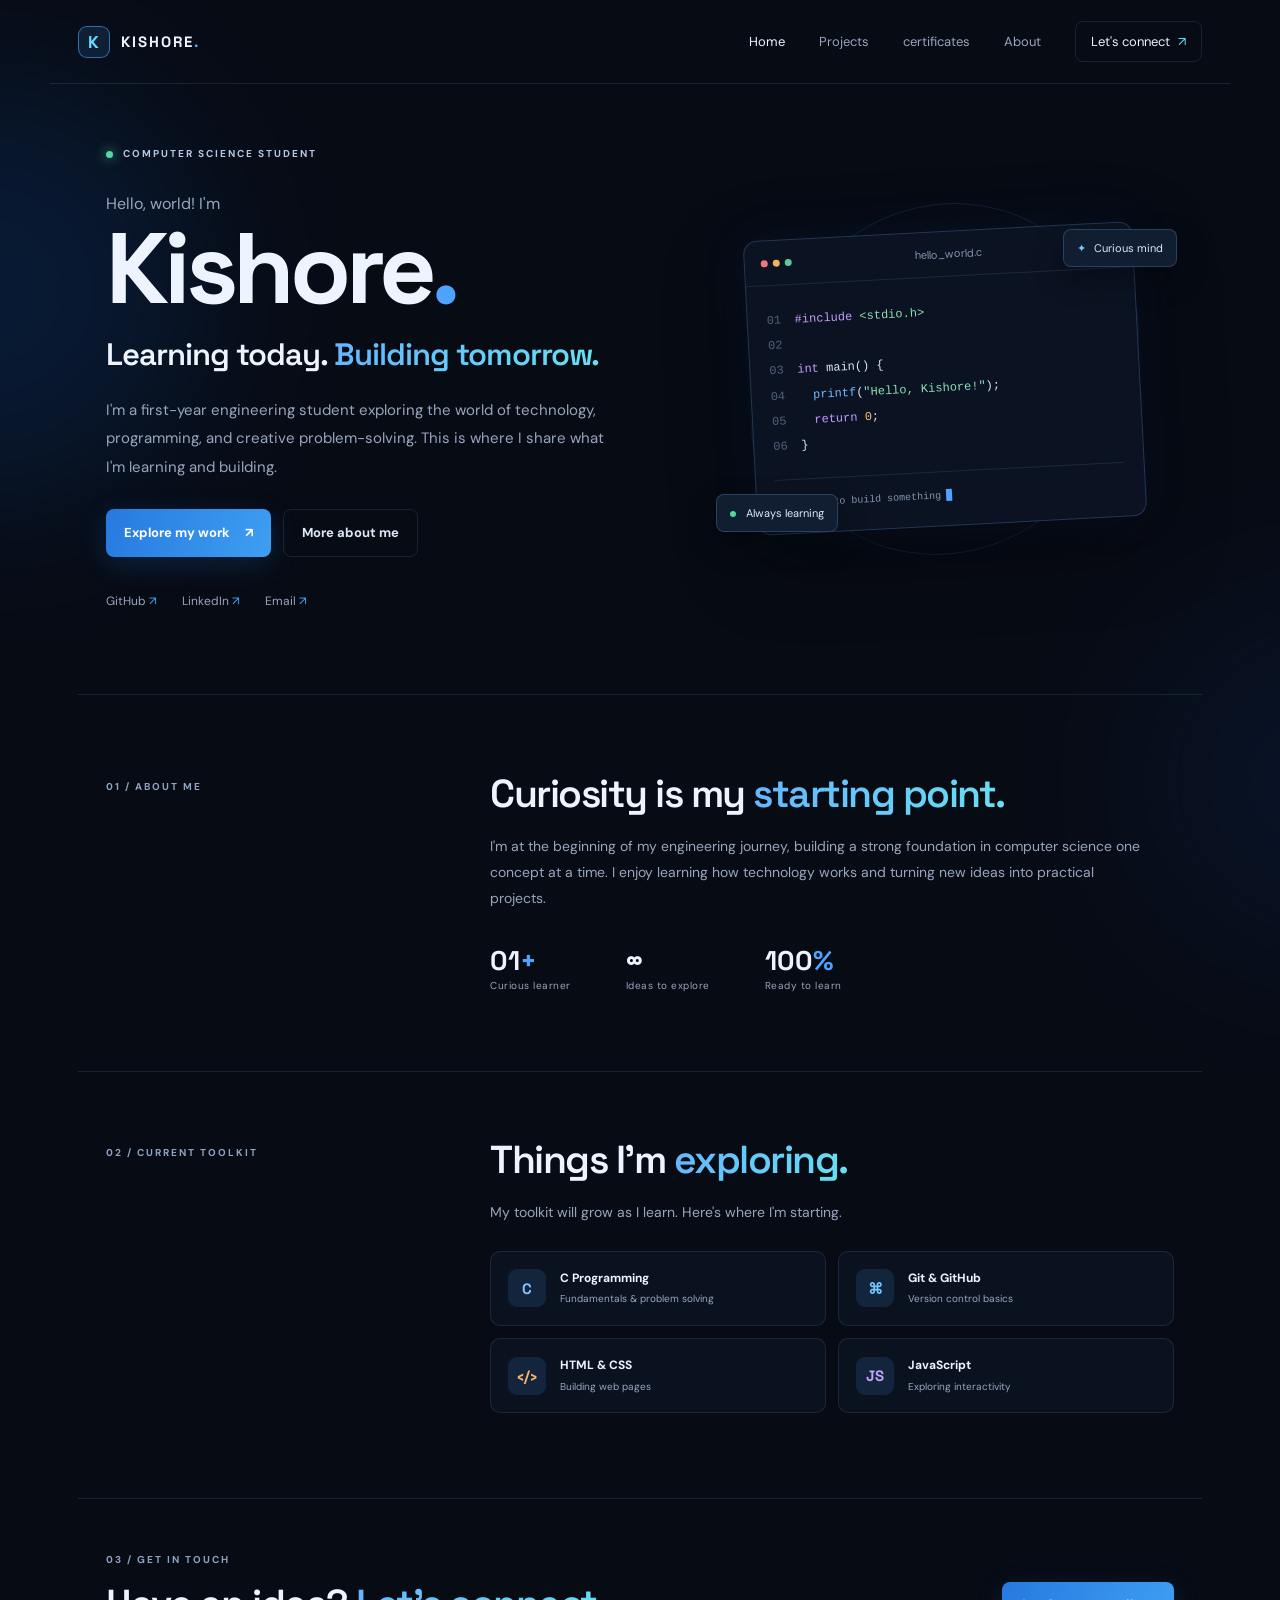
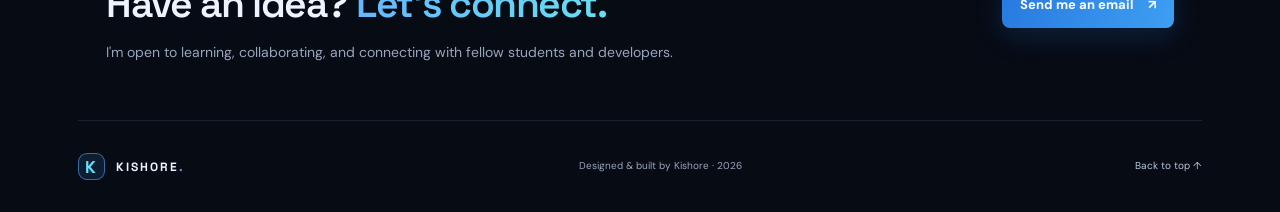
<file: index.html>
<!DOCTYPE html>
<html lang="en">
<head>
  <meta charset="UTF-8">
  <meta name="viewport" content="width=device-width, initial-scale=1.0">
  <meta name="description" content="Kishore's personal portfolio — Computer Science student, aspiring developer, and technology enthusiast.">
  <title>Kishore | Portfolio</title>
  <link rel="preconnect" href="https://fonts.googleapis.com">
  <link rel="preconnect" href="https://fonts.gstatic.com" crossorigin>
  <link href="https://fonts.googleapis.com/css2?family=DM+Sans:wght@400;500;600;700&family=Space+Grotesk:wght@500;600;700&display=swap" rel="stylesheet">
  <link rel="stylesheet" href="css/style.css">
  <script src="js/main.js" defer></script>
</head>
<body>
  <div class="ambient ambient-one"></div><div class="ambient ambient-two"></div>
  <header class="site-header">
    <a class="brand" href="index.html"><span class="brand-mark">K</span><span>KISHORE<span class="brand-dot">.</span></span></a>
    <button class="menu-toggle" aria-label="Toggle navigation" aria-expanded="false"><span></span><span></span><span></span></button>
    <nav class="nav-links" aria-label="Main navigation">
      <a class="active" href="index.html">Home</a>
      <a href="projects.html">Projects</a>
      <a href="project.html#certificates">certificates</a>
      <a href ="index.html#about">About</a>
      <a class="nav-cta" href="#contact">Let's connect <span>↗</span></a>
    </nav>
  </header>

  <main>
    <section class="hero section-wrap">
      <div class="hero-copy">
        <div class="eyebrow"><span class="status-dot"></span> COMPUTER SCIENCE STUDENT</div>
        <p class="hero-kicker">Hello, world! I'm</p>
        <h1>Kishore<span class="accent">.</span></h1>
        <h2>Learning today. <span class="gradient-text">Building tomorrow.</span></h2>
        <p class="hero-description">I'm a first-year engineering student exploring the world of technology, programming, and creative problem-solving. This is where I share what I'm learning and building.</p>
        <div class="hero-actions">
          <a class="button button-primary" href="projects.html">Explore my work <span>↗</span></a>
          <a class="button button-ghost" href="#about">More about me</a>
        </div>
        <div class="social-row">
          <a href="https://github.com/" target="_blank" rel="noreferrer">GitHub <span>↗</span></a>
          <a href="https://www.linkedin.com/" target="_blank" rel="noreferrer">LinkedIn <span>↗</span></a>
          <a href="mailto:kishorekm2508@gmail.com">Email <span>↗</span></a>
        </div>
      </div>
      <div class="hero-visual" aria-label="Decorative developer code illustration">
        <div class="orbit orbit-a"></div><div class="orbit orbit-b"></div>
        <div class="code-card">
          <div class="code-top"><div class="window-dots"><i></i><i></i><i></i></div><span>hello_world.c</span><span class="code-lock">⌘</span></div>
          <div class="code-content">
            <p><span class="line-no">01</span><span class="code-purple">#include</span> <span class="code-green">&lt;stdio.h&gt;</span></p>
            <p><span class="line-no">02</span></p>
            <p><span class="line-no">03</span><span class="code-purple">int</span> main() {</p>
            <p><span class="line-no">04</span>&nbsp;&nbsp;<span class="code-blue">printf</span>(<span class="code-green">"Hello, Kishore!"</span>);</p>
            <p><span class="line-no">05</span>&nbsp;&nbsp;<span class="code-purple">return</span> <span class="code-orange">0</span>;</p>
            <p><span class="line-no">06</span>}</p>
            <div class="terminal-line"><span class="terminal-prompt">➜</span> Ready to build something<span class="cursor"></span></div>
          </div>
        </div>
        <div class="floating-chip chip-top"><span>✦</span> Curious mind</div>
        <div class="floating-chip chip-bottom"><span class="chip-pulse"></span> Always learning</div>
      </div>
    </section>

    <section class="section-wrap intro-strip" id="about">
      <div class="section-label">01 / ABOUT ME</div>
      <div class="intro-content">
        <h2>Curiosity is my <span class="gradient-text">starting point.</span></h2>
        <p>I'm at the beginning of my engineering journey, building a strong foundation in computer science one concept at a time. I enjoy learning how technology works and turning new ideas into practical projects.</p>
        <div class="mini-stats">
          <div><strong>01<span>+</span></strong><small>Curious learner</small></div>
          <div><strong>∞</strong><small>Ideas to explore</small></div>
          <div><strong>100<span>%</span></strong><small>Ready to learn</small></div>
        </div>
      </div>
    </section>

    <section class="section-wrap skills-section">
      <div class="section-label">02 / CURRENT TOOLKIT</div>
      <div class="skills-content">
        <h2>Things I'm <span class="gradient-text">exploring.</span></h2>
        <p class="muted">My toolkit will grow as I learn. Here's where I'm starting.</p>
        <div class="skill-grid">
          <div class="skill-card"><span class="skill-icon">C</span><div><strong>C Programming</strong><small>Fundamentals & problem solving</small></div></div>
          <div class="skill-card"><span class="skill-icon blue-icon">⌘</span><div><strong>Git & GitHub</strong><small>Version control basics</small></div></div>
          <div class="skill-card"><span class="skill-icon orange-icon">‹/›</span><div><strong>HTML & CSS</strong><small>Building web pages</small></div></div>
          <div class="skill-card"><span class="skill-icon purple-icon">JS</span><div><strong>JavaScript</strong><small>Exploring interactivity</small></div></div>
        </div>
      </div>
    </section>

    <section class="section-wrap contact-panel" id="contact">
      <div><div class="section-label">03 / GET IN TOUCH</div><h2>Have an idea? <span class="gradient-text">Let's connect.</span></h2><p class="muted">I'm open to learning, collaborating, and connecting with fellow students and developers.</p></div>
      <a class="button button-primary" href="mailto:your-email@example.com">Send me an email <span>↗</span></a>
    </section>
  </main>

  <footer class="site-footer"><a class="brand" href="index.html"><span class="brand-mark">K</span><span>KISHORE<span class="brand-dot">.</span></span></a><p>Designed & built by Kishore · <span id="year"></span></p><a href="#top" class="back-top">Back to top ↑</a></footer>
</body>
</html>
</file>
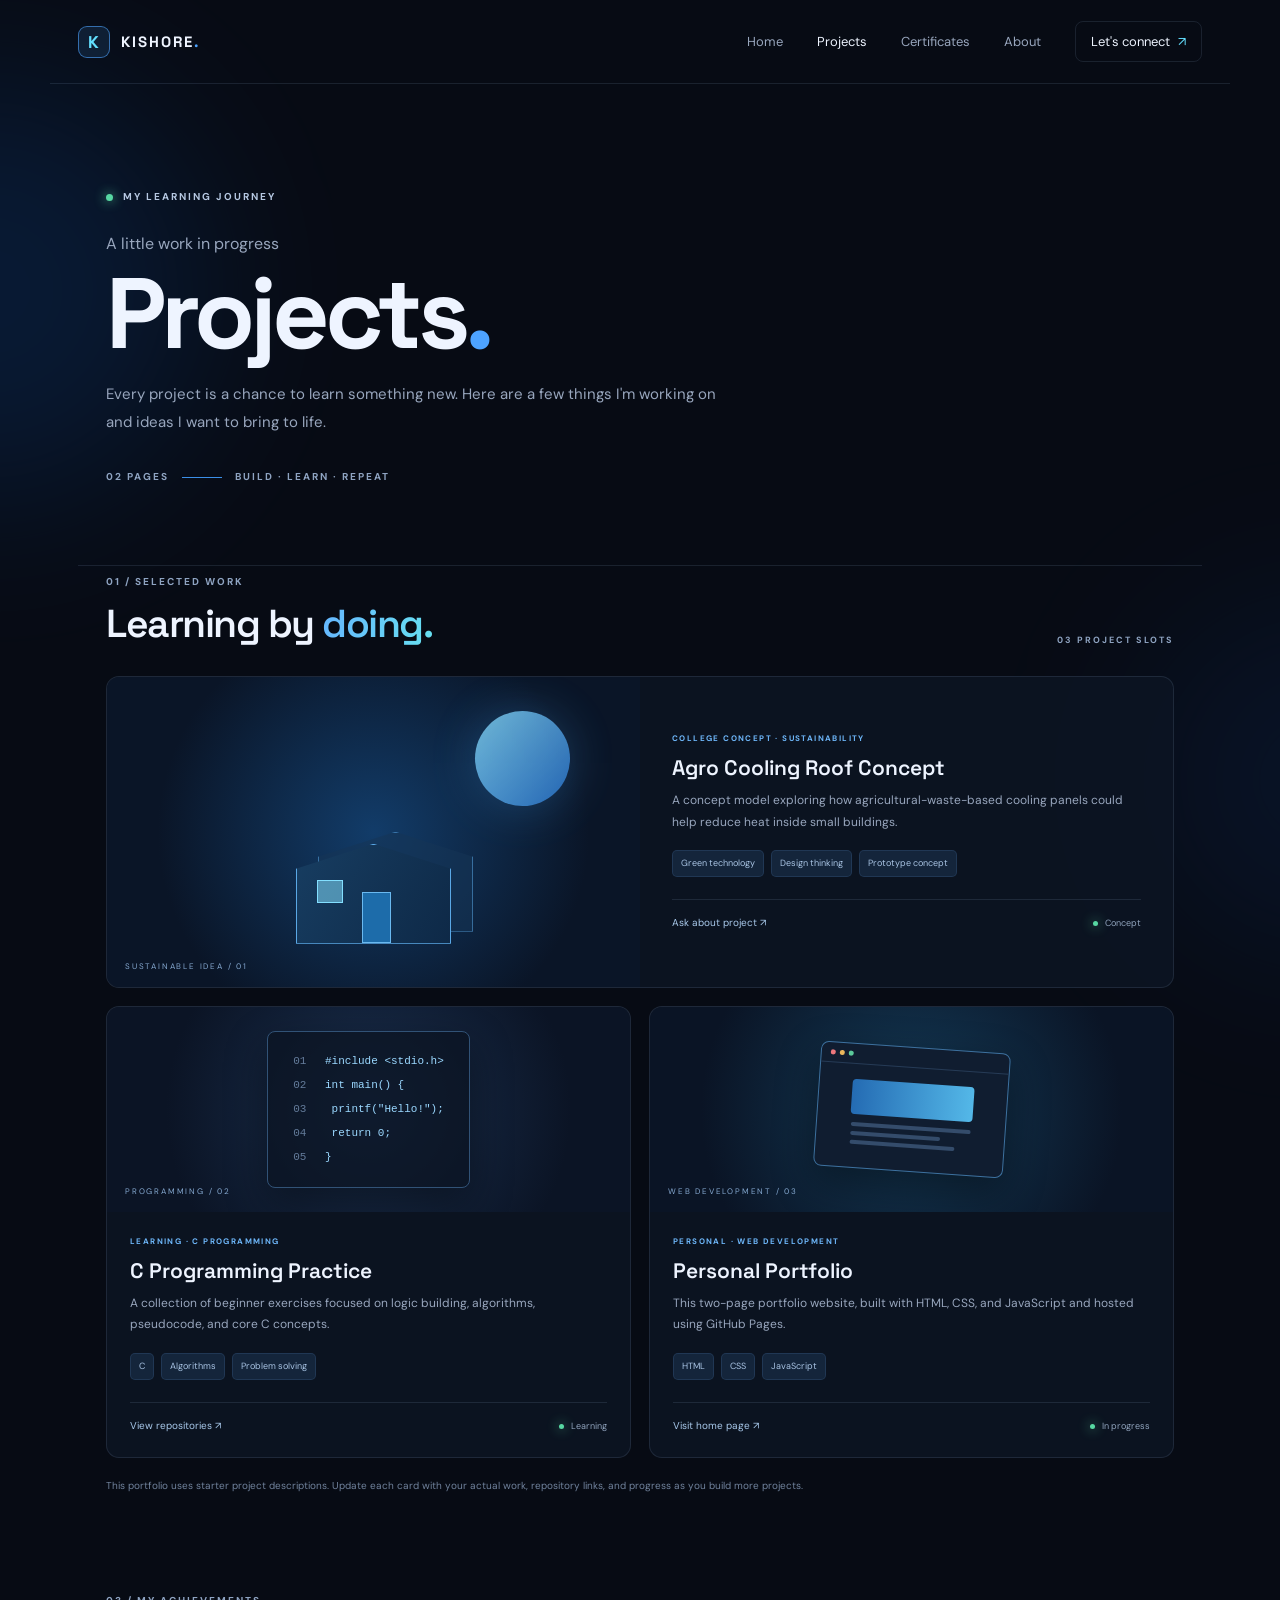
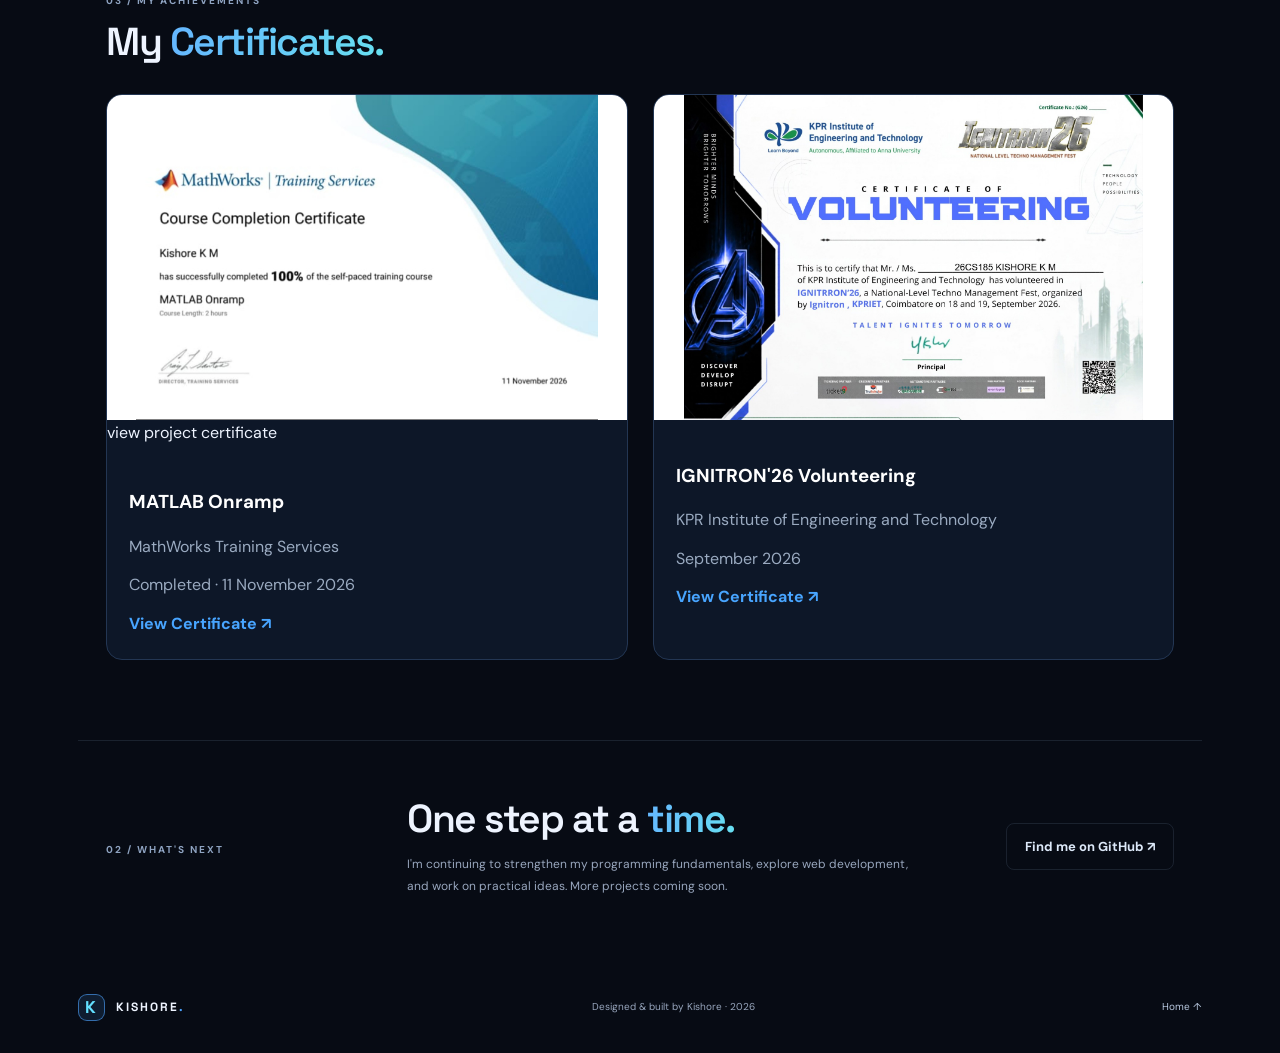
<file: projects.html>
<!DOCTYPE html>
<html lang="en">
<head>
  <meta charset="UTF-8">
  <meta name="viewport" content="width=device-width, initial-scale=1.0">
  <meta name="description" content="Projects, learning experiments, and achievements by Kishore.">
  <title>Projects | Kishore</title>
  <link rel="preconnect" href="https://fonts.googleapis.com">
  <link rel="preconnect" href="https://fonts.gstatic.com" crossorigin>
  <link href="https://fonts.googleapis.com/css2?family=DM+Sans:wght@400;500;600;700&family=Space+Grotesk:wght@500;600;700&display=swap" rel="stylesheet">
  <link rel="stylesheet" href="css/style.css">
  <script src="js/main.js" defer></script>
</head>
<body>
  <div class="ambient ambient-one"></div><div class="ambient ambient-two"></div>
  <header class="site-header">
    <a class="brand" href="index.html"><span class="brand-mark">K</span><span>KISHORE<span class="brand-dot">.</span></span></a>
    <button class="menu-toggle" aria-label="Toggle navigation" aria-expanded="false"><span></span><span></span><span></span></button>
    <nav class="nav-links" aria-label="Main navigation">
      <a href="index.html">Home</a><a class="active" href="projects.html">Projects</a>
      <a href="#certificates">Certificates</a>
      <a href="index.html#about">About</a><a class="nav-cta" href="index.html#contact">Let's connect <span>↗</span></a>
    </nav>
  </header>

  <main>
    <section class="page-hero section-wrap">
      <div class="eyebrow"><span class="status-dot"></span> MY LEARNING JOURNEY</div>
      <p class="hero-kicker">A little work in progress</p>
      <h1>Projects<span class="accent">.</span></h1>
      <p class="hero-description">Every project is a chance to learn something new. Here are a few things I'm working on and ideas I want to bring to life.</p>
      <div class="page-meta"><span>02 PAGES</span><span class="meta-line"></span><span>BUILD · LEARN · REPEAT</span></div>
    </section>

    <section id="certificates" class="section-wrap certicates-section">
      <div class="section-heading"><div><div class="section-label">01 / SELECTED WORK</div><h2>Learning by <span class="gradient-text">doing.</span></h2></div><span class="count-label">03 PROJECT SLOTS</span></div>
      <div class="project-grid">
        <article class="project-card featured-project">
          <div class="project-art art-cooling"><div class="sun-orb"></div><div class="house house-back"></div><div class="house house-front"><span class="roof"></span><span class="door"></span><span class="window"></span></div><span class="art-caption">SUSTAINABLE IDEA / 01</span></div>
          <div class="project-info"><div class="project-type">COLLEGE CONCEPT · SUSTAINABILITY</div><h3>Agro Cooling Roof Concept</h3><p>A concept model exploring how agricultural-waste-based cooling panels could help reduce heat inside small buildings.</p><div class="tag-row"><span>Green technology</span><span>Design thinking</span><span>Prototype concept</span></div><div class="project-links"><a href="mailto:your-email@example.com?subject=Agro%20Cooling%20Roof">Ask about project ↗</a><span class="project-status"><i></i> Concept</span></div></div>
        </article>
        <article class="project-card">
          <div class="project-art art-code"><div class="mini-code"><span>01</span> #include &lt;stdio.h&gt;<br><span>02</span> int main() {<br><span>03</span> &nbsp;printf("Hello!");<br><span>04</span> &nbsp;return 0;<br><span>05</span> }</div><span class="art-caption">PROGRAMMING / 02</span></div>
          <div class="project-info"><div class="project-type">LEARNING · C PROGRAMMING</div><h3>C Programming Practice</h3><p>A collection of beginner exercises focused on logic building, algorithms, pseudocode, and core C concepts.</p><div class="tag-row"><span>C</span><span>Algorithms</span><span>Problem solving</span></div><div class="project-links"><a href="https://github.com/" target="_blank" rel="noreferrer">View repositories ↗</a><span class="project-status"><i></i> Learning</span></div></div>
        </article>
        <article class="project-card">
          <div class="project-art art-web"><div class="browser-card"><div class="browser-bar"><i></i><i></i><i></i></div><div class="browser-shape"></div><div class="browser-lines"><i></i><i></i><i></i></div></div><span class="art-caption">WEB DEVELOPMENT / 03</span></div>
          <div class="project-info"><div class="project-type">PERSONAL · WEB DEVELOPMENT</div><h3>Personal Portfolio</h3><p>This two-page portfolio website, built with HTML, CSS, and JavaScript and hosted using GitHub Pages.</p><div class="tag-row"><span>HTML</span><span>CSS</span><span>JavaScript</span></div><div class="project-links"><a href="index.html">Visit home page ↗</a><span class="project-status"><i></i> In progress</span></div></div>
        </article>
      </div>
      <p class="note-text">This portfolio uses starter project descriptions. Update each card with your actual work, repository links, and progress as you build more projects.</p>
    </section>
<!-- CERTIFICATES SECTION -->
<section id="certificates" class="section-wrap certificates-section">
  <div class="section-heading">
    <div>
      <div class="section-label">03 / MY ACHIEVEMENTS</div>
      <h2>My <span class="gradient-text">Certificates.</span></h2>
    </div>
  </div>

  <div class="certificate-grid">

    <article class="certificate-card">
      <img src="certificates/matlab-onramp.jpg">
           <a href="certificates/matlab-onramp.jpg"
        target="_blank">view project certificate</a>
      <div class="certificate-info">
        <h3>MATLAB Onramp</h3>
        <p>MathWorks Training Services</p>
        <span>Completed · 11 November 2026</span>
        <a href="certificates/matlab-onramp.jpg"
           target="_blank">View Certificate ↗</a>
      </div>
    </article>

    <article class="certificate-card">
      <img src="certificates/ignitron-volunteering.jpg"
           alt="IGNITRON 26 Volunteer Certificate">
      <div class="certificate-info">
        <h3>IGNITRON'26 Volunteering</h3>
        <p>KPR Institute of Engineering and Technology</p>
        <span>September 2026</span>
        <a href="certificates/ignitron-volunteering.jpg"
           target="_blank">View Certificate ↗</a>
      </div>
    </article>

  </div>
</section>
    <section class="section-wrap learning-panel">
      <div class="section-label">02 / WHAT'S NEXT</div><div><h2>One step at a <span class="gradient-text">time.</span></h2><p class="muted">I'm continuing to strengthen my programming fundamentals, explore web development, and work on practical ideas. More projects coming soon.</p></div>
      <a class="button button-ghost" href="https://github.com/" target="_blank" rel="noreferrer">Find me on GitHub ↗</a>
    </section>
  </main>
  <footer class="site-footer"><a class="brand" href="index.html"><span class="brand-mark">K</span><span>KISHORE<span class="brand-dot">.</span></span></a><p>Designed & built by Kishore · <span id="year"></span></p><a href="index.html" class="back-top">Home ↑</a></footer>
</body>
</html>
</file>
<file: css/style.css>
/* Kishore's portfolio — dark navy and electric blue */
:root{--bg:#070b14;--panel:#0d1423;--panel2:#101a2c;--text:#eef4ff;--muted:#98a6bd;--blue:#4da3ff;--cyan:#63e0ff;--line:rgba(157,184,222,.13);--font:'DM Sans',sans-serif;--display:'Space Grotesk',sans-serif}
*{box-sizing:border-box}html{scroll-behavior:smooth;scroll-padding-top:100px}body{margin:0;background:var(--bg);color:var(--text);font-family:var(--font);line-height:1.65;overflow-x:hidden}a{color:inherit;text-decoration:none}.ambient{position:absolute;z-index:-1;pointer-events:none;filter:blur(85px);opacity:.16;border-radius:50%}.ambient-one{width:420px;height:420px;background:#1268d8;top:80px;left:-220px}.ambient-two{width:360px;height:360px;background:#123d85;top:600px;right:-220px}.site-header{height:84px;max-width:1180px;padding:0 28px;margin:auto;display:flex;align-items:center;justify-content:space-between;border-bottom:1px solid var(--line)}.brand{display:flex;align-items:center;gap:11px;font:700 15px var(--display);letter-spacing:2px}.brand-mark{width:32px;height:32px;border:1px solid rgba(77,163,255,.6);background:rgba(77,163,255,.12);display:grid;place-items:center;border-radius:9px;color:var(--cyan);font-size:17px}.brand-dot,.accent{color:var(--blue)}.nav-links{display:flex;align-items:center;gap:34px;font-size:13px;color:var(--muted)}.nav-links a{transition:color .2s}.nav-links a:hover,.nav-links a.active{color:var(--text)}.nav-links .nav-cta{color:var(--text);border:1px solid var(--line);padding:9px 15px;border-radius:8px}.nav-cta span{color:var(--cyan);margin-left:5px}.menu-toggle{display:none;background:none;border:0}.section-wrap{max-width:1124px;margin:0 auto;padding-left:28px;padding-right:28px}.hero{min-height:610px;display:grid;grid-template-columns:1.1fr .9fr;align-items:center;gap:50px;padding-top:55px;padding-bottom:75px}.eyebrow,.section-label,.project-type,.count-label,.page-meta{font-size:10px;letter-spacing:2px;font-weight:700;color:#8fa4c2}.eyebrow{display:flex;align-items:center;gap:10px;color:#b6c8e2}.status-dot,.project-status i{width:7px;height:7px;border-radius:50%;background:#57d7a2;box-shadow:0 0 12px #57d7a2;display:inline-block}.hero-kicker{margin:28px 0 0;color:var(--muted);font-size:16px}.hero h1,.page-hero h1{font:700 clamp(62px,9vw,100px)/1.03 var(--display);letter-spacing:-5px;margin:0 0 15px}.hero h2,.page-hero h2{font:600 clamp(22px,3vw,31px)/1.25 var(--display);letter-spacing:-1px;margin:0}.gradient-text{background:linear-gradient(100deg,#65b6ff,#67e0f1);-webkit-background-clip:text;background-clip:text;color:transparent}.hero-description{max-width:500px;color:var(--muted);font-size:15px;line-height:1.9;margin:22px 0 28px}.hero-actions{display:flex;gap:12px;flex-wrap:wrap}.button{display:inline-flex;align-items:center;gap:15px;padding:12px 18px;border-radius:8px;font-size:13px;font-weight:700;transition:transform .2s,border-color .2s}.button:hover{transform:translateY(-2px)}.button-primary{background:linear-gradient(110deg,#2779df,#3e9ff2);color:white;box-shadow:0 8px 28px rgba(35,126,230,.2)}.button-ghost{border:1px solid var(--line);color:#dce8f8}.social-row{display:flex;gap:25px;margin-top:35px;color:var(--muted);font-size:12px}.social-row a:hover,.project-links a:hover{color:var(--cyan)}.social-row span{color:var(--blue)}.hero-visual{min-height:390px;display:grid;place-items:center;position:relative}.orbit{position:absolute;border:1px solid rgba(77,163,255,.13);border-radius:50%;transform:rotate(-25deg)}.orbit-a{width:410px;height:260px}.orbit-b{width:340px;height:360px;transform:rotate(40deg)}.code-card{z-index:1;width:min(100%,390px);background:rgba(12,20,34,.94);border:1px solid rgba(105,162,229,.25);border-radius:14px;box-shadow:0 25px 80px rgba(0,0,0,.4),0 0 45px rgba(29,108,203,.1);overflow:hidden;transform:rotate(-3deg)}.code-top{height:45px;border-bottom:1px solid var(--line);display:flex;align-items:center;justify-content:space-between;padding:0 16px;color:#8194b1;font-size:11px}.window-dots{display:flex;gap:5px}.window-dots i,.browser-bar i{width:7px;height:7px;border-radius:50%;background:#ed777c}.window-dots i:nth-child(2),.browser-bar i:nth-child(2){background:#eab65c}.window-dots i:nth-child(3),.browser-bar i:nth-child(3){background:#5bc99a}.code-content{padding:23px 19px 19px;font:12px/2.1 ui-monospace,SFMono-Regular,monospace;color:#d8e5f7}.code-content p{margin:0}.line-no{display:inline-block;width:28px;color:#52627b}.code-purple{color:#c69cff}.code-green{color:#8de2b6}.code-blue{color:#73baff}.code-orange{color:#ffc17c}.terminal-line{border-top:1px solid var(--line);margin-top:20px;padding-top:13px;color:#8496af;font-size:10px}.terminal-prompt{color:#5bd9a0;margin-right:7px}.cursor{display:inline-block;width:6px;height:12px;background:var(--blue);vertical-align:middle;margin-left:5px;animation:blink 1s steps(2) infinite}@keyframes blink{50%{opacity:0}}.floating-chip{position:absolute;z-index:2;background:#111d30;border:1px solid rgba(104,171,241,.25);border-radius:8px;padding:9px 13px;font-size:11px;color:#dce9fa;box-shadow:0 12px 30px #0005}.chip-top{top:45px;right:-3px}.chip-top span{color:#7dc7ff;margin-right:5px}.chip-bottom{bottom:42px;left:0}.chip-pulse{display:inline-block;width:6px;height:6px;border-radius:50%;background:#58d5a1;margin-right:7px}.intro-strip,.skills-section{display:grid;grid-template-columns:.65fr 1.35fr;gap:55px;padding-top:76px;padding-bottom:76px;border-top:1px solid var(--line)}.section-label{padding-top:8px}.intro-content h2,.skills-content h2,.contact-panel h2,.section-heading h2,.learning-panel h2{font:600 clamp(27px,4vw,39px)/1.2 var(--display);letter-spacing:-1.5px;margin:0 0 16px}.intro-content>p,.muted{color:var(--muted);font-size:14px;line-height:1.85;max-width:650px}.mini-stats{display:flex;gap:55px;margin-top:32px}.mini-stats div{display:flex;flex-direction:column}.mini-stats strong{font:700 27px var(--display)}.mini-stats strong span{color:var(--blue)}.mini-stats small{color:var(--muted);font-size:10px;letter-spacing:.5px}.skills-section{padding-top:65px;padding-bottom:85px}.skill-grid{display:grid;grid-template-columns:1fr 1fr;gap:12px;margin-top:25px}.skill-card{display:flex;align-items:center;gap:14px;padding:17px;background:rgba(13,22,38,.72);border:1px solid var(--line);border-radius:10px}.skill-icon{width:38px;height:38px;border-radius:9px;display:grid;place-items:center;background:rgba(77,163,255,.13);color:#83c2ff;font:700 15px var(--display)}.blue-icon{color:#70c7ff}.orange-icon{color:#ffb56e}.purple-icon{color:#c4a3ff}.skill-card strong,.skill-card small{display:block}.skill-card strong{font-size:12px}.skill-card small{font-size:10px;color:var(--muted);margin-top:3px}.contact-panel{display:flex;align-items:center;justify-content:space-between;gap:25px;padding-top:45px;padding-bottom:55px;border-top:1px solid var(--line);border-bottom:1px solid var(--line)}.contact-panel h2{margin:12px 0}.contact-panel p{margin:0}.site-footer{max-width:1180px;margin:auto;padding:27px 28px;display:flex;align-items:center;justify-content:space-between;color:var(--muted);font-size:10px}.site-footer .brand{color:var(--text);font-size:12px}.site-footer .brand-mark{width:27px;height:27px}.back-top{color:#b8c8df}.page-hero{padding-top:105px;padding-bottom:80px;border-bottom:1px solid var(--line)}.page-hero .hero-kicker{margin-top:25px}.page-hero h1{margin:5px 0 15px}.page-hero .hero-description{max-width:610px;margin-top:15px}.page-meta{display:flex;align-items:center;gap:13px;margin-top:32px}.meta-line{width:40px;height:1px;background:#3b8fe8}.projects-section{padding-top:75px;padding-bottom:80px}.section-heading{display:flex;align-items:end;justify-content:space-between;margin-bottom:28px}.section-heading h2{margin:10px 0 0}.count-label{font-size:9px}.project-grid{display:grid;grid-template-columns:1fr 1fr;gap:18px}.project-card{overflow:hidden;background:rgba(13,21,36,.82);border:1px solid var(--line);border-radius:13px;transition:transform .25s,border-color .25s}.project-card:hover{transform:translateY(-4px);border-color:rgba(77,163,255,.4)}.featured-project{grid-column:1/-1;display:grid;grid-template-columns:1fr 1fr}.project-art{height:205px;position:relative;overflow:hidden;display:grid;place-items:center;background:radial-gradient(circle at 50% 50%,#123c69,#0a1527 70%)}.featured-project .project-art{height:100%;min-height:310px}.art-caption{position:absolute;left:18px;bottom:14px;font-size:8px;letter-spacing:1.8px;color:#86a9d1}.sun-orb{position:absolute;width:95px;height:95px;border-radius:50%;background:linear-gradient(130deg,#8adfff,#2978d5);top:34px;right:70px;opacity:.8;box-shadow:0 0 50px #4cafff55}.house{position:absolute;bottom:43px;width:155px;height:100px;background:#173657;border:1px solid #5aa8e6;clip-path:polygon(0 25%,50% 0,100% 25%,100% 100%,0 100%)}.house-back{transform:translate(22px,-12px);opacity:.55}.house-front{background:linear-gradient(120deg,#173d61,#0e2947);z-index:1}.house .roof{display:none}.door{position:absolute;bottom:0;left:65px;width:29px;height:51px;background:#1d6caa;border:1px solid #6ab9f0}.window{position:absolute;top:35px;left:20px;width:26px;height:23px;background:#83dfff88;border:1px solid #83dfff}.project-info{padding:23px}.featured-project .project-info{align-self:center;padding:32px}.project-type{font-size:8px;letter-spacing:1.4px;color:#6eb7fa}.project-info h3{font:600 21px var(--display);margin:9px 0}.project-info p{font-size:12px;color:var(--muted);line-height:1.8;margin:0 0 17px}.tag-row{display:flex;gap:7px;flex-wrap:wrap}.tag-row span{font-size:9px;color:#a9c4e4;background:#14253b;border:1px solid rgba(105,162,229,.14);padding:5px 8px;border-radius:5px}.project-links{display:flex;align-items:center;justify-content:space-between;gap:12px;margin-top:22px;padding-top:15px;border-top:1px solid var(--line);font-size:10px;color:#a9c9eb}.project-status{font-size:9px;color:#91a4bd}.project-status i{width:5px;height:5px;margin-right:5px}.art-code{background:radial-gradient(circle at 50%,#1b3151,#0b1425 72%)}.mini-code{font:11px/2.2 ui-monospace,monospace;color:#9bd8ff;background:#0a1220b8;padding:17px 25px;border:1px solid #315276;border-radius:8px;box-shadow:0 15px 40px #0006}.mini-code span{color:#647c9b;margin-right:12px}.art-web{background:radial-gradient(circle at 50%,#143b58,#0a1425 75%)}.browser-card{width:190px;height:125px;background:#101d30;border:1px solid #3d719f;border-radius:8px;overflow:hidden;box-shadow:0 15px 40px #0006;transform:rotate(4deg)}.browser-bar{height:20px;display:flex;gap:4px;align-items:center;padding-left:9px;border-bottom:1px solid #263b56}.browser-bar i{width:5px;height:5px}.browser-shape{height:35px;width:65%;margin:15px auto 8px;background:linear-gradient(90deg,#246bb3,#54b8e8);border-radius:4px}.browser-lines{display:grid;gap:5px;justify-content:center}.browser-lines i{width:120px;height:4px;background:#344c6b;border-radius:3px}.browser-lines i:nth-child(2){width:90px}.browser-lines i:nth-child(3){width:105px}.note-text{font-size:10px;color:#71839d;margin-top:20px}.learning-panel{border-top:1px solid var(--line);padding-top:55px;padding-bottom:65px;display:grid;grid-template-columns:.65fr 1.35fr auto;gap:25px;align-items:center}.learning-panel h2{margin:0 0 10px}.learning-panel p{margin:0;max-width:520px;font-size:12px}
@media(max-width:760px){.site-header{height:72px;padding:0 20px}.menu-toggle{display:flex;flex-direction:column;gap:5px;padding:8px}.menu-toggle span{width:21px;height:2px;background:#d9e8fa}.nav-links{display:none;position:absolute;top:71px;left:0;right:0;background:#0b1220;border-bottom:1px solid var(--line);padding:20px;z-index:10;flex-direction:column;gap:18px;align-items:stretch}.nav-links.open{display:flex}.nav-links .nav-cta{text-align:center}.section-wrap{padding-left:21px;padding-right:21px}.hero{grid-template-columns:1fr;gap:5px;padding-top:75px;padding-bottom:55px}.hero-visual{min-height:330px;margin-top:8px}.code-card{width:min(90%,390px)}.orbit-a{width:320px}.orbit-b{height:300px}.chip-top{right:0;top:25px}.chip-bottom{left:0;bottom:20px}.intro-strip,.skills-section{grid-template-columns:1fr;gap:22px;padding-top:55px;padding-bottom:55px}.mini-stats{gap:30px}.contact-panel{align-items:flex-start;flex-direction:column;padding-top:38px;padding-bottom:42px}.site-footer{padding:24px 21px;gap:15px;flex-wrap:wrap}.site-footer p{order:3;width:100%;margin:0}.page-hero{padding-top:75px;padding-bottom:55px}.projects-section{padding-top:55px;padding-bottom:55px}.project-grid{grid-template-columns:1fr}.featured-project{grid-column:auto;grid-template-columns:1fr}.featured-project .project-art{min-height:220px}.featured-project .project-info{padding:23px}.learning-panel{grid-template-columns:1fr;gap:15px;padding-top:45px;padding-bottom:50px}.learning-panel .button{justify-self:start}.section-heading{align-items:flex-start;gap:12px;flex-direction:column}.count-label{margin-top:5px}}
@media(max-width:420px){.hero h1,.page-hero h1{font-size:65px}.skill-grid{grid-template-columns:1fr}.mini-stats{gap:22px}.mini-stats strong{font-size:23px}.social-row{gap:18px}.hero-visual{min-height:300px}.code-content{font-size:10px}.floating-chip{font-size:9px;padding:7px 9px}}
/* CERTIFICATES */
.certificates-section {
  padding-top: 80px;
  padding-bottom: 80px;
}

.certificate-grid {
  display: grid;
  grid-template-columns: repeat(2, 1fr);
  gap: 25px;
}

.certificate-card {
  background: #0d1728;
  border: 1px solid #233653;
  border-radius: 16px;
  overflow: hidden;
  transition: 0.3s;
}

.certificate-card:hover {
  transform: translateY(-6px);
  border-color: #3998ff;
}

.certificate-card img {
  width: 100%;
  display: block;
  aspect-ratio: 16 / 10;
  object-fit: contain;
  background: white;
}

.certificate-info {
  padding: 22px;
}

.certificate-info h3 {
  color: #fff;
  margin-bottom: 10px;
}

.certificate-info p,
.certificate-info span {
  color: #9aaac0;
  display: block;
  margin-bottom: 12px;
}

.certificate-info a {
  color: #48a5ff;
  text-decoration: none;
  font-weight: bold;
}

@media (max-width: 650px) {
  .certificate-grid {
    grid-template-columns: 1fr;
  }
}
</file>
